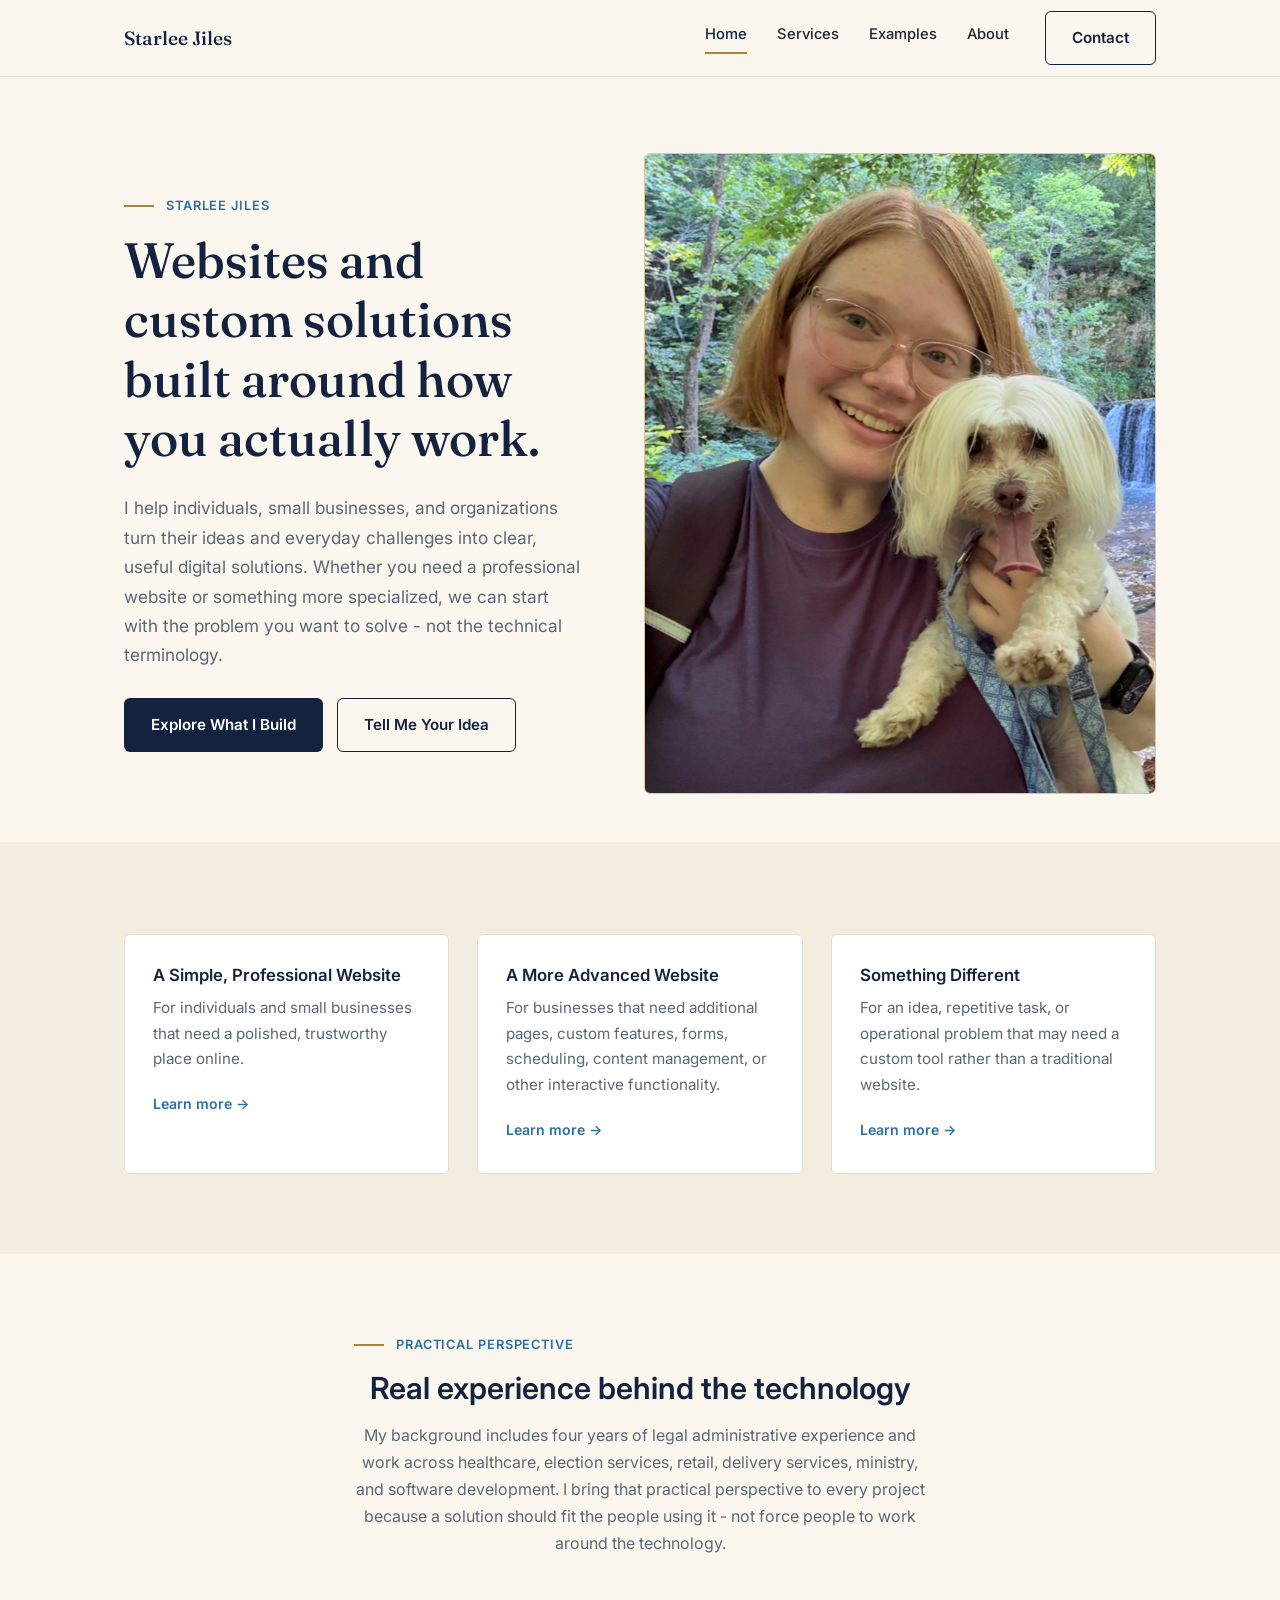
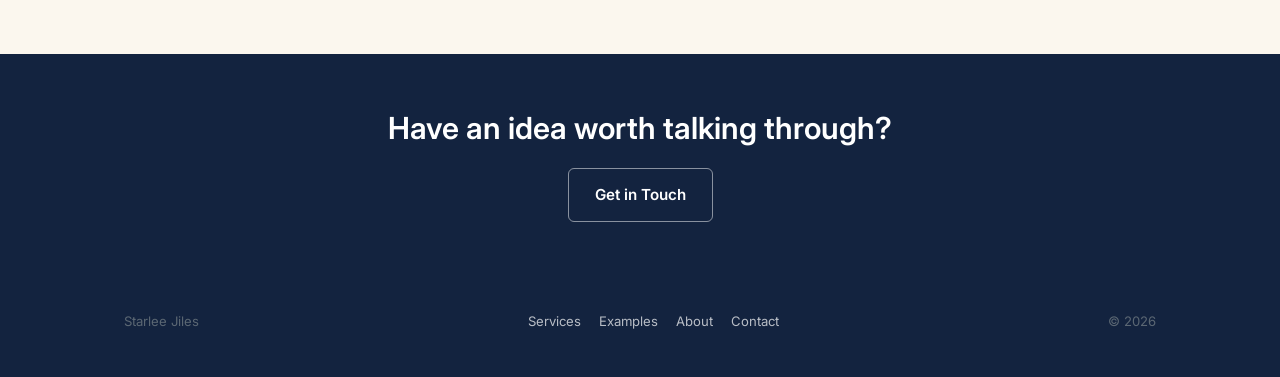
<file: index.html>
<!DOCTYPE html>
<html lang="en">
<head>
<meta charset="UTF-8">
<meta name="viewport" content="width=device-width, initial-scale=1.0">
<title>Starlee Jiles</title>
<meta name="description" content="Starlee Jiles builds websites and custom digital solutions built around how you actually work.">
<link rel="preconnect" href="https://fonts.googleapis.com">
<link rel="preconnect" href="https://fonts.gstatic.com" crossorigin>
<link href="https://fonts.googleapis.com/css2?family=Fraunces:ital,opsz,wght@0,9..144,500;0,9..144,600;1,9..144,500&family=Inter:wght@400;500;600;700&display=swap" rel="stylesheet">
<link rel="stylesheet" href="style.css">
</head>
<body>

<header class="site-header">
  <div class="wrap header-inner">
    <a href="index.html" class="logo">Starlee Jiles</a>
    <nav class="nav" id="nav">
      <a href="index.html" class="is-active">Home</a>
      <a href="services.html">Services</a>
      <a href="examples.html">Examples</a>
      <a href="about.html">About</a>
    </nav>
    <a href="contact.html" class="btn btn-outline">Contact</a>
    <button class="nav-toggle" id="navToggle" aria-label="Toggle menu" aria-expanded="false">
      <span></span><span></span><span></span>
    </button>
  </div>
</header>

<!-- ============ HERO ============ -->
<section class="hero">
  <div class="wrap hero-inner">
    <div class="hero-copy">
      <p class="eyebrow"><span class="rule" aria-hidden="true"></span>Starlee Jiles</p>
      <h1>Websites and custom solutions built around how you actually work.</h1>
      <p class="hero-intro">I help individuals, small businesses, and organizations turn their ideas and everyday challenges into clear, useful digital solutions. Whether you need a professional website or something more specialized, we can start with the problem you want to solve - not the technical terminology.</p>
      <div class="hero-ctas">
        <a href="services.html" class="btn btn-primary">Explore What I Build</a>
        <a href="contact.html" class="btn btn-outline">Tell Me Your Idea</a>
      </div>
    </div>
    <div class="photo-placeholder">
      <img src="images/starlee.jpeg" alt="Starlee Jiles">
    </div>
  </div>
</section>

<!-- ============ SERVICE PREVIEWS ============ -->
<section class="section section-alt">
  <div class="wrap">
    <div class="preview-grid">
      <div class="preview-card">
        <h3>A Simple, Professional Website</h3>
        <p>For individuals and small businesses that need a polished, trustworthy place online.</p>
        <a href="services.html#simple" class="card-link">Learn more →</a>
      </div>
      <div class="preview-card">
        <h3>A More Advanced Website</h3>
        <p>For businesses that need additional pages, custom features, forms, scheduling, content management, or other interactive functionality.</p>
        <a href="services.html#advanced" class="card-link">Learn more →</a>
      </div>
      <div class="preview-card">
        <h3>Something Different</h3>
        <p>For an idea, repetitive task, or operational problem that may need a custom tool rather than a traditional website.</p>
        <a href="services.html#custom" class="card-link">Learn more →</a>
      </div>
    </div>
  </div>
</section>

<!-- ============ CREDIBILITY ============ -->
<section class="section">
  <div class="wrap center measure">
    <p class="eyebrow center"><span class="rule" aria-hidden="true"></span>Practical perspective</p>
    <h2>Real experience behind the technology</h2>
    <p>My background includes four years of legal administrative experience and work across healthcare, election services, retail, delivery services, ministry, and software development. I bring that practical perspective to every project because a solution should fit the people using it - not force people to work around the technology.</p>
  </div>
</section>

<!-- ============ CTA ============ -->
<section class="section-navy section-tight">
  <div class="wrap cta-strip">
    <h2>Have an idea worth talking through?</h2>
    <a href="contact.html" class="btn btn-outline">Get in Touch</a>
  </div>
</section>

<footer class="site-footer">
  <div class="wrap footer-inner">
    <p>Starlee Jiles</p>
    <nav class="footer-nav">
      <a href="services.html">Services</a>
      <a href="examples.html">Examples</a>
      <a href="about.html">About</a>
      <a href="contact.html">Contact</a>
    </nav>
    <p>&copy; <span id="year"></span></p>
  </div>
</footer>

<script src="script.js"></script>
</body>
</html>
</file>
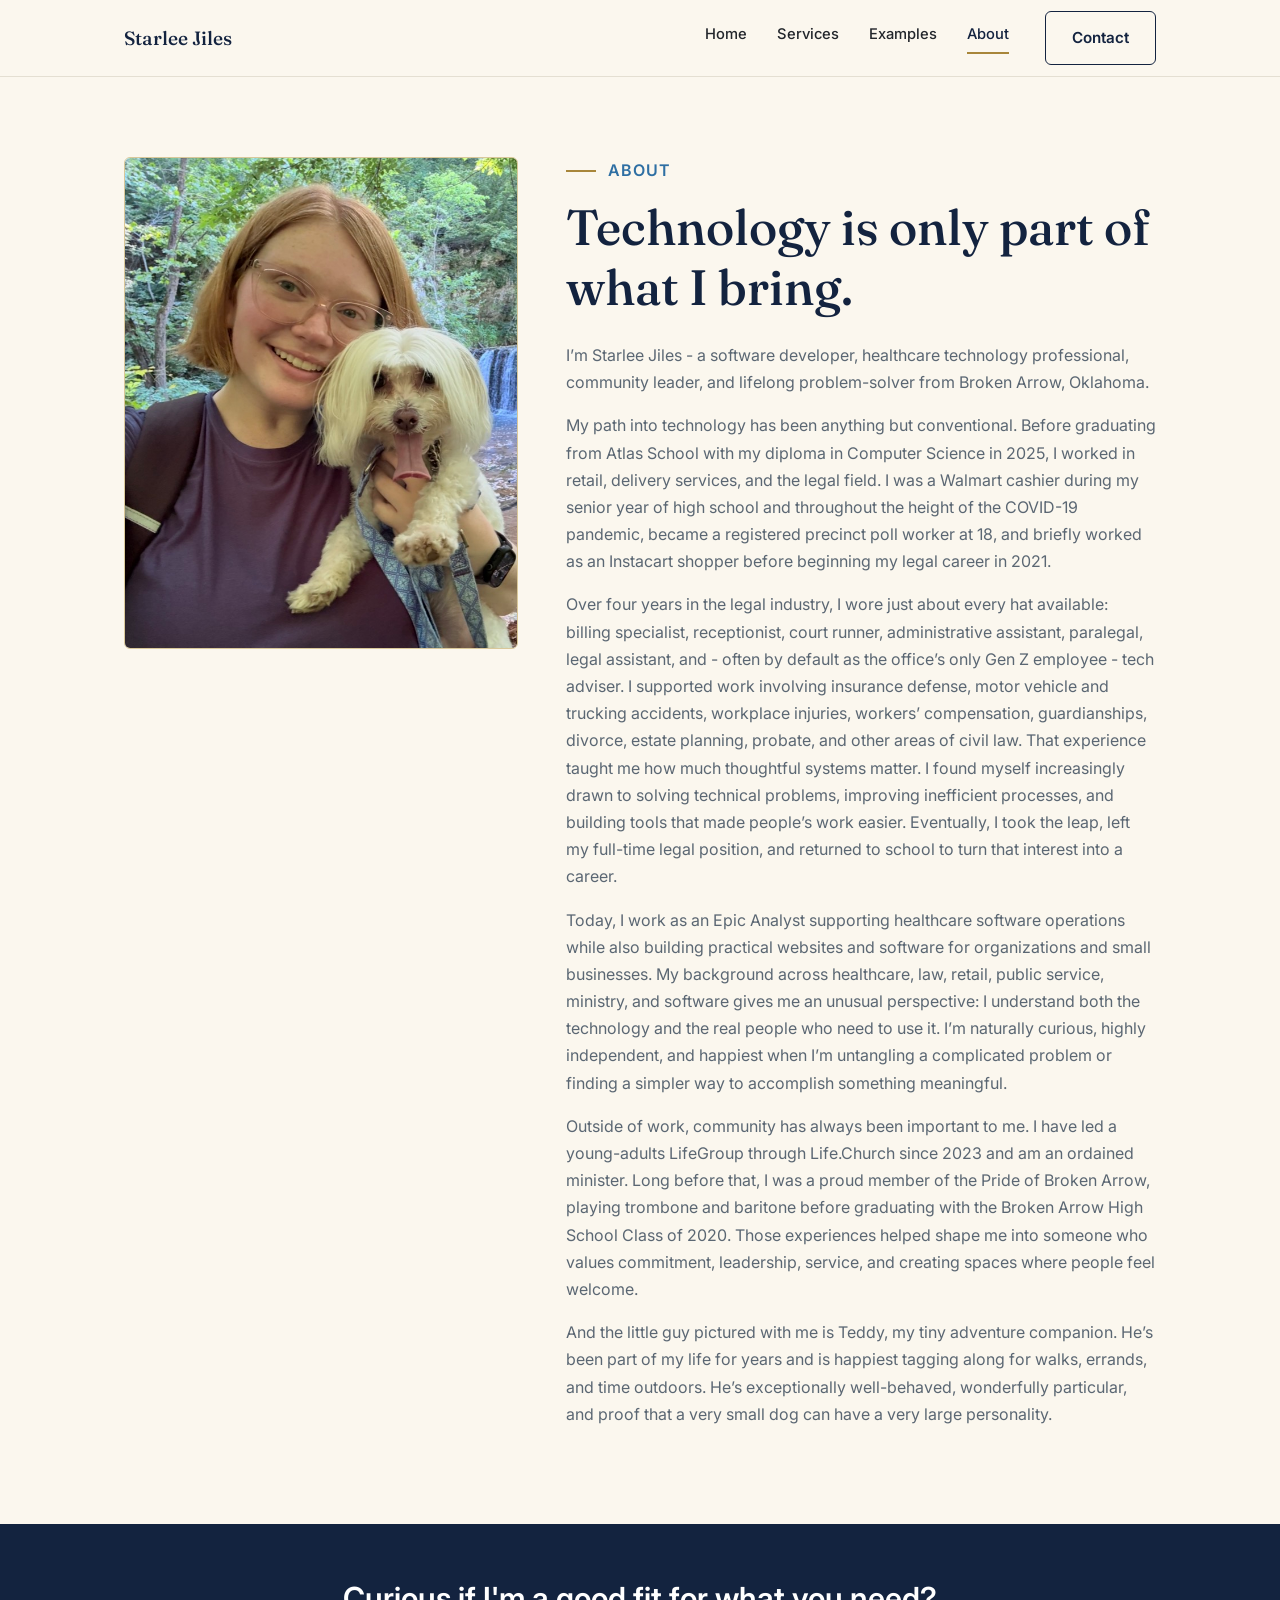
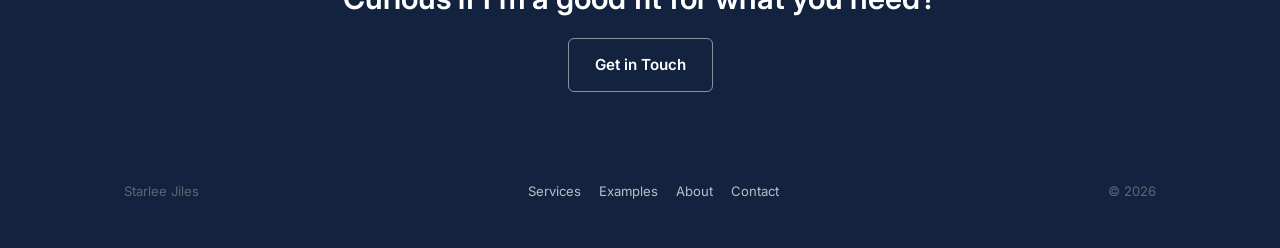
<file: about.html>
<!DOCTYPE html>
<html lang="en">
<head>
<meta charset="UTF-8">
<meta name="viewport" content="width=device-width, initial-scale=1.0">
<title>About — Starlee Jiles</title>
<meta name="description" content="Starlee Jiles brings years of hands-on experience across legal services, healthcare, retail, and ministry to building useful software.">
<link rel="preconnect" href="https://fonts.googleapis.com">
<link rel="preconnect" href="https://fonts.gstatic.com" crossorigin>
<link href="https://fonts.googleapis.com/css2?family=Fraunces:ital,opsz,wght@0,9..144,500;0,9..144,600;1,9..144,500&family=Inter:wght@400;500;600;700&display=swap" rel="stylesheet">
<link rel="stylesheet" href="style.css">
</head>
<body>

<header class="site-header">
  <div class="wrap header-inner">
    <a href="index.html" class="logo">Starlee Jiles</a>
    <nav class="nav" id="nav">
      <a href="index.html">Home</a>
      <a href="services.html">Services</a>
      <a href="examples.html">Examples</a>
      <a href="about.html" class="is-active">About</a>
    </nav>
    <a href="contact.html" class="btn btn-outline">Contact</a>
    <button class="nav-toggle" id="navToggle" aria-label="Toggle menu" aria-expanded="false">
      <span></span><span></span><span></span>
    </button>
  </div>
</header>

<section class="section about-section">
  <div class="wrap about-hero">
    <div class="photo-placeholder">
      <img src="images/starlee.jpeg" alt="Starlee Jiles">
    </div>
    <div>
      <p class="eyebrow"><span class="rule" aria-hidden="true"></span>About</p>
      <h1>Technology is only part of what I bring.</h1>
      <p>I’m Starlee Jiles - a software developer, healthcare technology professional, community leader, and lifelong problem-solver from Broken Arrow, Oklahoma.</p>
      <p>My path into technology has been anything but conventional. Before graduating from Atlas School with my diploma in Computer Science in 2025, I worked in retail, delivery services, and the legal field. I was a Walmart cashier during my senior year of high school and throughout the height of the COVID-19 pandemic, became a registered precinct poll worker at 18, and briefly worked as an Instacart shopper before beginning my legal career in 2021.</p>
      <p>Over four years in the legal industry, I wore just about every hat available: billing specialist, receptionist, court runner, administrative assistant, paralegal, legal assistant, and - often by default as the office’s only Gen Z employee - tech adviser. I supported work involving insurance defense, motor vehicle and trucking accidents, workplace injuries, workers’ compensation, guardianships, divorce, estate planning, probate, and other areas of civil law. That experience taught me how much thoughtful systems matter. I found myself increasingly drawn to solving technical problems, improving inefficient processes, and building tools that made people’s work easier. Eventually, I took the leap, left my full-time legal position, and returned to school to turn that interest into a career.</p>
      <p>Today, I work as an Epic Analyst supporting healthcare software operations while also building practical websites and software for organizations and small businesses. My background across healthcare, law, retail, public service, ministry, and software gives me an unusual perspective: I understand both the technology and the real people who need to use it. I’m naturally curious, highly independent, and happiest when I’m untangling a complicated problem or finding a simpler way to accomplish something meaningful.</p>
      <p>Outside of work, community has always been important to me. I have led a young-adults LifeGroup through Life.Church since 2023 and am an ordained minister. Long before that, I was a proud member of the Pride of Broken Arrow, playing trombone and baritone before graduating with the Broken Arrow High School Class of 2020. Those experiences helped shape me into someone who values commitment, leadership, service, and creating spaces where people feel welcome.</p>
      <p>And the little guy pictured with me is Teddy, my tiny adventure companion. He’s been part of my life for years and is happiest tagging along for walks, errands, and time outdoors. He’s exceptionally well-behaved, wonderfully particular, and proof that a very small dog can have a very large personality.</p>
    </div>
  </div>
</section>

<section class="section-navy section-tight">
  <div class="wrap cta-strip">
    <h2>Curious if I'm a good fit for what you need?</h2>
    <a href="contact.html" class="btn btn-outline">Get in Touch</a>
  </div>
</section>

<footer class="site-footer">
  <div class="wrap footer-inner">
    <p>Starlee Jiles</p>
    <nav class="footer-nav">
      <a href="services.html">Services</a>
      <a href="examples.html">Examples</a>
      <a href="about.html">About</a>
      <a href="contact.html">Contact</a>
    </nav>
    <p>&copy; <span id="year"></span></p>
  </div>
</footer>

<script src="script.js"></script>
</body>
</html>
</file>
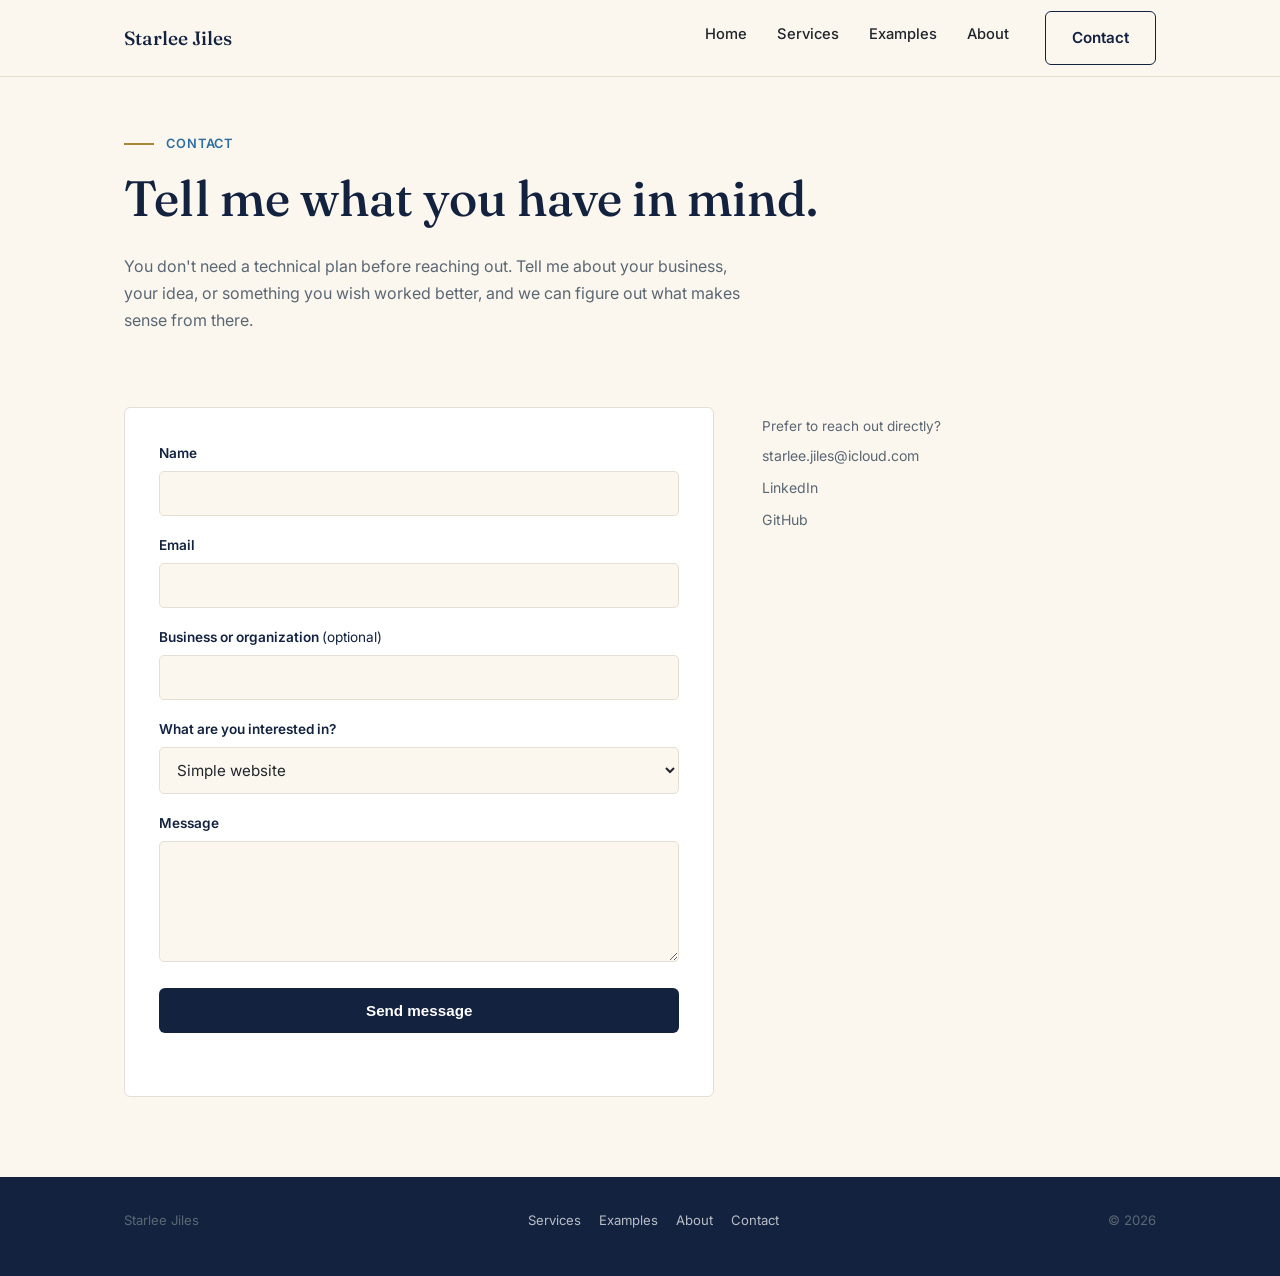
<file: contact.html>
<!DOCTYPE html>
<html lang="en">
<head>
<meta charset="UTF-8">
<meta name="viewport" content="width=device-width, initial-scale=1.0">
<title>Contact — Starlee Jiles</title>
<meta name="description" content="Tell Starlee Jiles about your business, your idea, or something you wish worked better.">
<link rel="preconnect" href="https://fonts.googleapis.com">
<link rel="preconnect" href="https://fonts.gstatic.com" crossorigin>
<link href="https://fonts.googleapis.com/css2?family=Fraunces:ital,opsz,wght@0,9..144,500;0,9..144,600;1,9..144,500&family=Inter:wght@400;500;600;700&display=swap" rel="stylesheet">
<link rel="stylesheet" href="style.css">
</head>
<body>

<header class="site-header">
  <div class="wrap header-inner">
    <a href="index.html" class="logo">Starlee Jiles</a>
    <nav class="nav" id="nav">
      <a href="index.html">Home</a>
      <a href="services.html">Services</a>
      <a href="examples.html">Examples</a>
      <a href="about.html">About</a>
    </nav>
    <a href="contact.html" class="btn btn-outline is-active">Contact</a>
    <button class="nav-toggle" id="navToggle" aria-label="Toggle menu" aria-expanded="false">
      <span></span><span></span><span></span>
    </button>
  </div>
</header>

<section class="section section-tight">
  <div class="wrap">
    <p class="eyebrow"><span class="rule" aria-hidden="true"></span>Contact</p>
    <h1>Tell me what you have in mind.</h1>
    <p class="measure">You don't need a technical plan before reaching out. Tell me about your business, your idea, or something you wish worked better, and we can figure out what makes sense from there.</p>
  </div>
</section>

<section class="section" style="padding-top:0;">
  <div class="wrap contact-layout">

    <!-- Formspree-powered form. Replace YOUR_FORM_ID once you create a
         free form at formspree.io — see README.md for the exact steps. -->
    <form class="contact-form" id="contactForm" action="https://formspree.io/f/mjybpdwv" method="POST">
      <div class="form-row">
        <label for="name">Name</label>
        <input type="text" id="name" name="name" required>
      </div>
      <div class="form-row">
        <label for="email">Email</label>
        <input type="email" id="email" name="_replyto" required>
      </div>
      <div class="form-row">
        <label for="org">Business or organization <span style="font-weight:400;">(optional)</span></label>
        <input type="text" id="org" name="organization">
      </div>
      <div class="form-row">
        <label for="interest">What are you interested in?</label>
        <select id="interest" name="interest">
          <option value="Simple website">Simple website</option>
          <option value="Advanced website">Advanced website</option>
          <option value="Custom idea or tool">Custom idea or tool</option>
          <option value="Not sure yet">Not sure yet</option>
        </select>
      </div>
      <div class="form-row">
        <label for="message">Message</label>
        <textarea id="message" name="message" rows="5" required></textarea>
      </div>
      <button type="submit" class="btn btn-primary" style="width:100%">Send message</button>
      <p class="form-note" id="formNote" role="status"></p>
    </form>

    <div class="contact-secondary">
      <p>Prefer to reach out directly?</p>
      <div class="links">
        <a href="mailto:starlee.jiles@icloud.com">starlee.jiles@icloud.com</a>
        <a href="https://www.linkedin.com/in/starleejiles/" target="_blank" rel="noopener">LinkedIn</a>
        <a href="https://github.com/Starles-Barkley" target="_blank" rel="noopener">GitHub</a>
      </div>
    </div>

  </div>
</section>

<footer class="site-footer">
  <div class="wrap footer-inner">
    <p>Starlee Jiles</p>
    <nav class="footer-nav">
      <a href="services.html">Services</a>
      <a href="examples.html">Examples</a>
      <a href="about.html">About</a>
      <a href="contact.html">Contact</a>
    </nav>
    <p>&copy; <span id="year"></span></p>
  </div>
</footer>

<script src="script.js"></script>
</body>
</html>
</file>
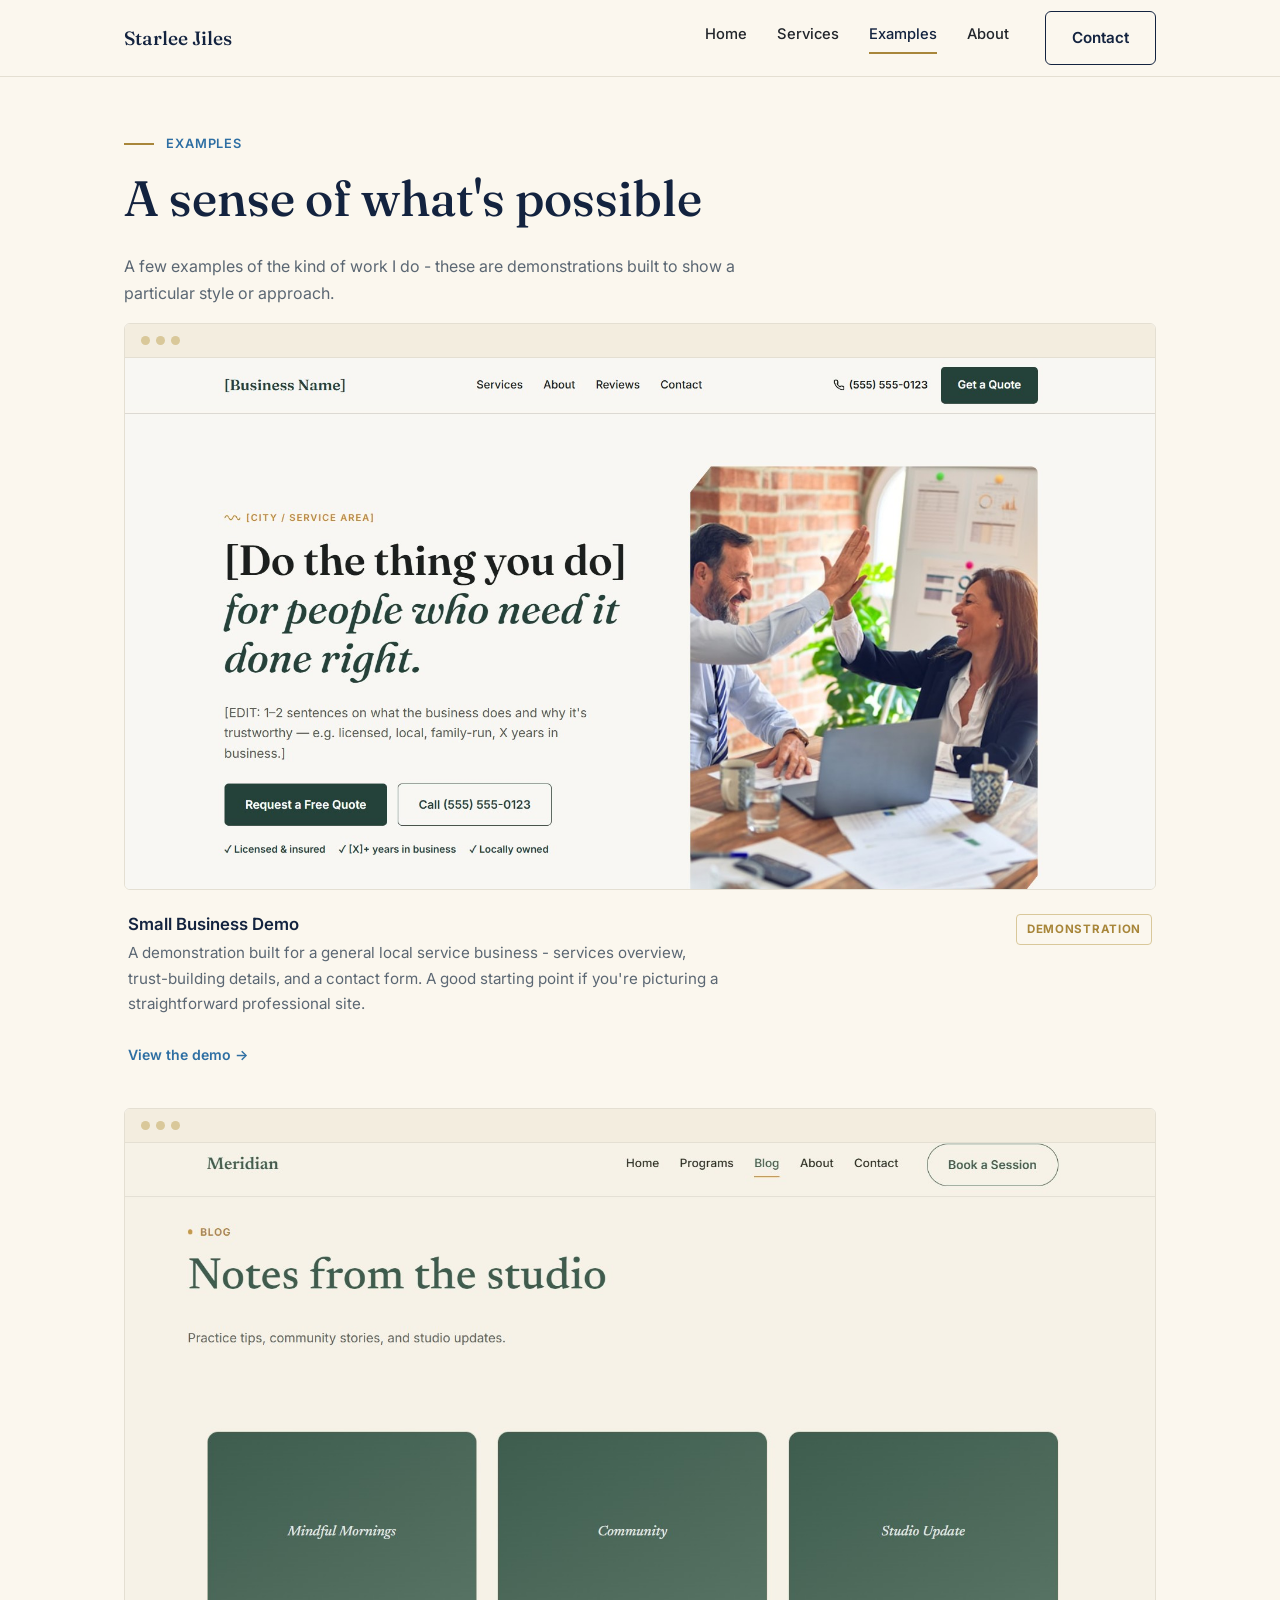
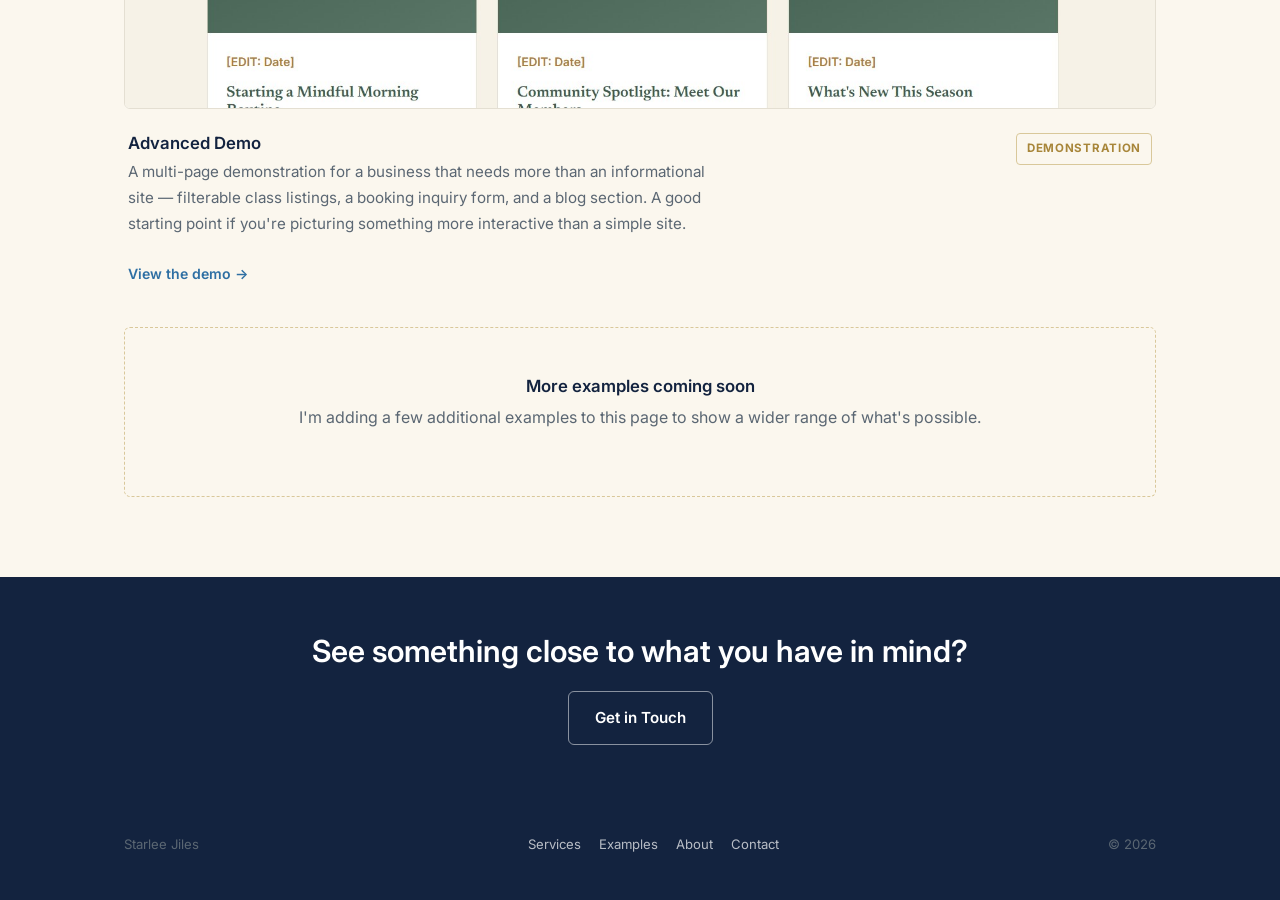
<file: examples.html>
<!DOCTYPE html>
<html lang="en">
<head>
<meta charset="UTF-8">
<meta name="viewport" content="width=device-width, initial-scale=1.0">
<title>Examples — Starlee Jiles</title>
<meta name="description" content="A look at the kinds of websites Starlee Jiles builds, from a real client site to demonstration examples.">
<link rel="preconnect" href="https://fonts.googleapis.com">
<link rel="preconnect" href="https://fonts.gstatic.com" crossorigin>
<link href="https://fonts.googleapis.com/css2?family=Fraunces:ital,opsz,wght@0,9..144,500;0,9..144,600;1,9..144,500&family=Inter:wght@400;500;600;700&display=swap" rel="stylesheet">
<link rel="stylesheet" href="style.css">
</head>
<body>

<header class="site-header">
  <div class="wrap header-inner">
    <a href="index.html" class="logo">Starlee Jiles</a>
    <nav class="nav" id="nav">
      <a href="index.html">Home</a>
      <a href="services.html">Services</a>
      <a href="examples.html" class="is-active">Examples</a>
      <a href="about.html">About</a>
    </nav>
    <a href="contact.html" class="btn btn-outline">Contact</a>
    <button class="nav-toggle" id="navToggle" aria-label="Toggle menu" aria-expanded="false">
      <span></span><span></span><span></span>
    </button>
  </div>
</header>

<section class="section section-tight" style="padding-bottom:0;">
    <div class="wrap">
    <p class="eyebrow"><span class="rule" aria-hidden="true"></span>Examples</p>
    <h1>A sense of what's possible</h1>
    <p class="measure">A few examples of the kind of work I do - these are demonstrations built to show a particular style or approach.</p>
  </div>
</section>

<!-- ============ EXAMPLES ============ -->
<!-- EDIT: replace each .browser-body placeholder with a real screenshot —
     swap the placeholder <div> for an <img src="..." alt="..."> sized to
     fill the frame. -->
<section class="section" style="padding-top:0;">
  <div class="wrap">
    <div class="examples-grid">

      <div class="example">
        <div class="browser-frame">
          <div class="browser-bar"><span></span><span></span><span></span></div>
          <img src="images/small-biz.jpg" alt="Small Business Demo">
        </div>
        <div class="example-meta">
          <div>
            <h3>Small Business Demo</h3>
            <p class="example-desc">A demonstration built for a general local service business - services overview, trust-building details, and a contact form. A good starting point if you're picturing a straightforward professional site.</p>
            <a class="example-link" href="https://starlee-jiles-small-biz-example.vercel.app/" target="_blank" rel="noopener">View the demo →</a>
          </div>
          <span class="example-tag">Demonstration</span>
        </div>
      </div>

      <div class="example">
        <div class="browser-frame">
          <div class="browser-bar"><span></span><span></span><span></span></div>
          <img src="images/advanced-biz.jpg" alt="Advanced Website Demo">
        </div>
        <div class="example-meta">
          <div>
            <h3>Advanced  Demo</h3>
            <p class="example-desc">A multi-page demonstration for a business that needs more than an informational site — filterable class listings, a booking inquiry form, and a blog section. A good starting point if you're picturing something more interactive than a simple site.</p>
            <a class="example-link" href="https://starlee-jiles-advanced-website.vercel.app/" target="_blank" rel="noopener">View the demo →</a>
          </div>
          <span class="example-tag">Demonstration</span>
        </div>
      </div>

      <div class="examples-soon">
        <h3>More examples coming soon</h3>
        <p>I'm adding a few additional examples to this page to show a wider range of what's possible.</p>
      </div>

    </div>
  </div>
</section>

<section class="section-navy section-tight">
  <div class="wrap cta-strip">
    <h2>See something close to what you have in mind?</h2>
    <a href="contact.html" class="btn btn-outline">Get in Touch</a>
  </div>
</section>

<footer class="site-footer">
  <div class="wrap footer-inner">
    <p>Starlee Jiles</p>
    <nav class="footer-nav">
      <a href="services.html">Services</a>
      <a href="examples.html">Examples</a>
      <a href="about.html">About</a>
      <a href="contact.html">Contact</a>
    </nav>
    <p>&copy; <span id="year"></span></p>
  </div>
</footer>

<script src="script.js"></script>
</body>
</html>
</file>
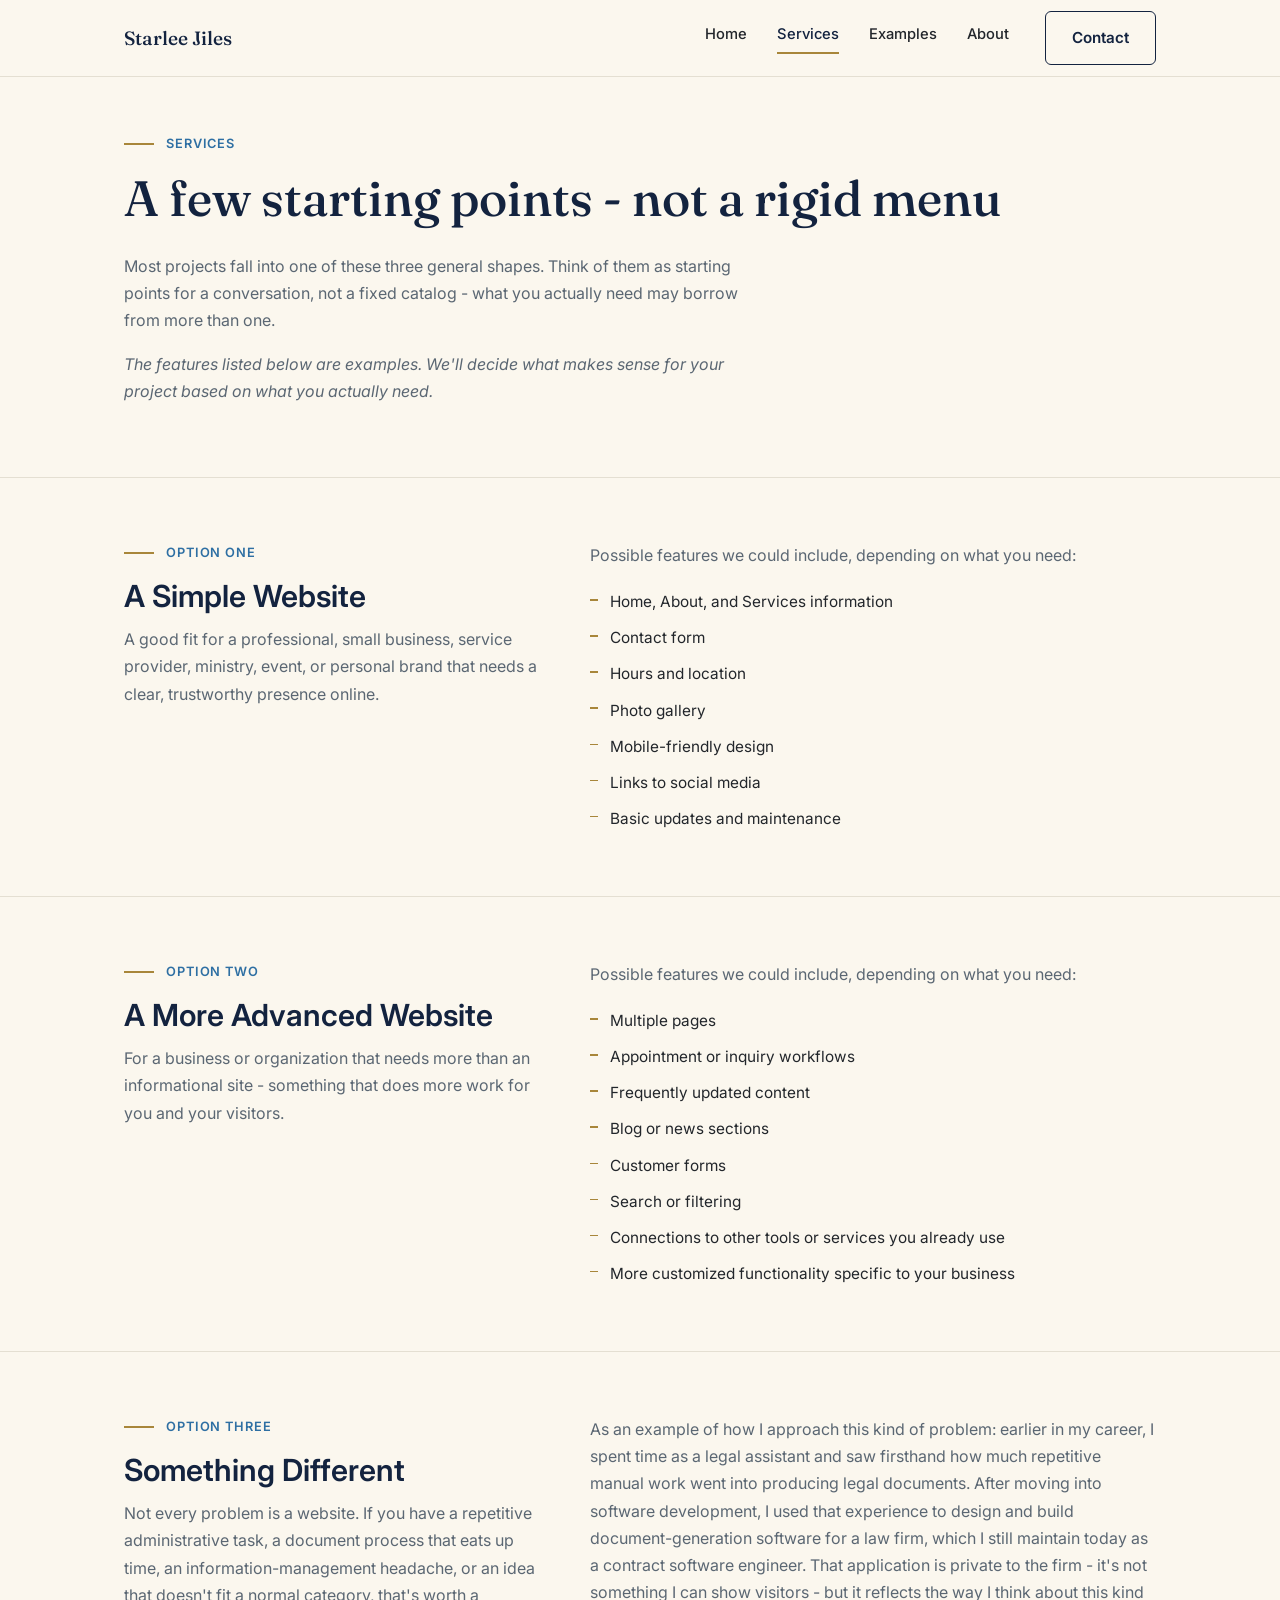
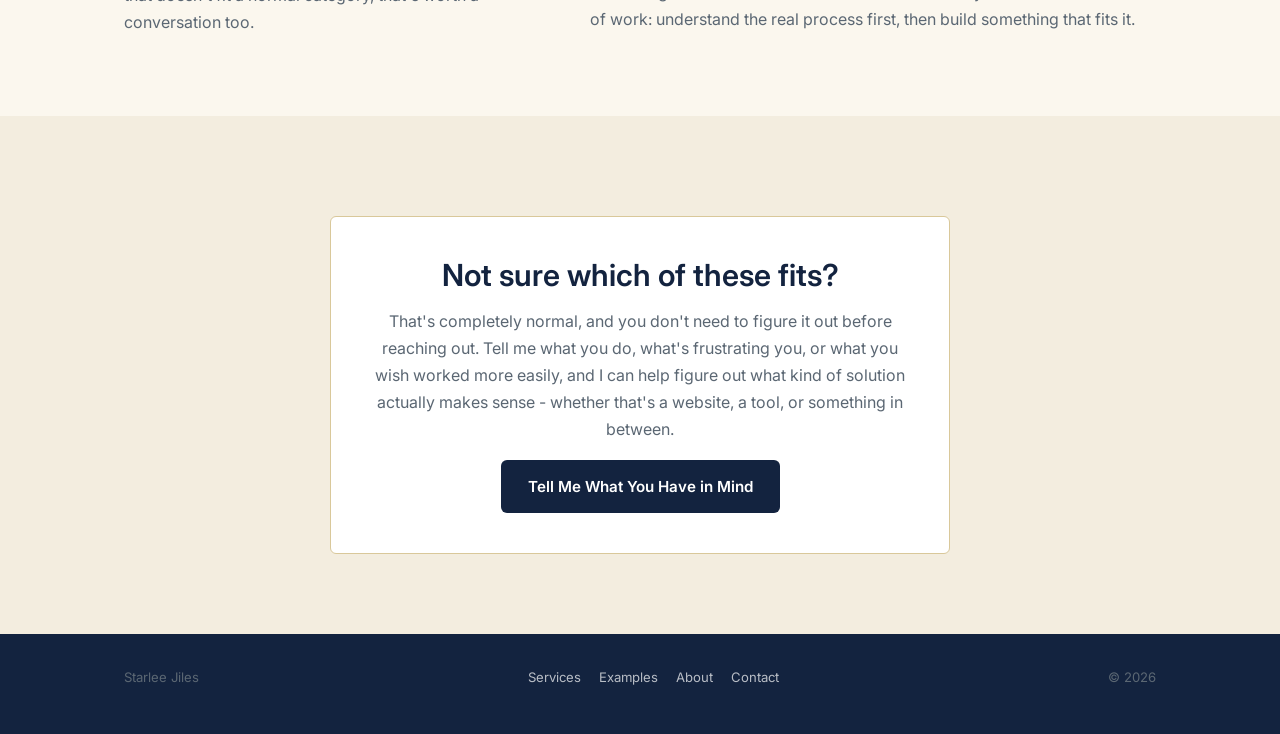
<file: services.html>
<!DOCTYPE html>
<html lang="en">
<head>
<meta charset="UTF-8">
<meta name="viewport" content="width=device-width, initial-scale=1.0">
<title>Services — Starlee Jiles</title>
<meta name="description" content="Websites and custom digital solutions from a simple professional site to a fully custom tool built around your problem.">
<link rel="preconnect" href="https://fonts.googleapis.com">
<link rel="preconnect" href="https://fonts.gstatic.com" crossorigin>
<link href="https://fonts.googleapis.com/css2?family=Fraunces:ital,opsz,wght@0,9..144,500;0,9..144,600;1,9..144,500&family=Inter:wght@400;500;600;700&display=swap" rel="stylesheet">
<link rel="stylesheet" href="style.css">
</head>
<body>

<header class="site-header">
  <div class="wrap header-inner">
    <a href="index.html" class="logo">Starlee Jiles</a>
    <nav class="nav" id="nav">
      <a href="index.html">Home</a>
      <a href="services.html" class="is-active">Services</a>
      <a href="examples.html">Examples</a>
      <a href="about.html">About</a>
    </nav>
    <a href="contact.html" class="btn btn-outline">Contact</a>
    <button class="nav-toggle" id="navToggle" aria-label="Toggle menu" aria-expanded="false">
      <span></span><span></span><span></span>
    </button>
  </div>
</header>

<section class="section section-tight">
  <div class="wrap">
    <p class="eyebrow"><span class="rule" aria-hidden="true"></span>Services</p>
    <h1>A few starting points - not a rigid menu</h1>
    <p class="measure">Most projects fall into one of these three general shapes. Think of them as starting points for a conversation, not a fixed catalog - what you actually need may borrow from more than one.</p>
    <p class="measure" style="font-style:italic;">The features listed below are examples. We'll decide what makes sense for your project based on what you actually need.</p>
  </div>
</section>

<!-- ============ SIMPLE WEBSITE ============ -->
<section id="simple" class="service-block">
  <div class="wrap service-block-inner">
    <div>
      <p class="eyebrow"><span class="rule" aria-hidden="true"></span>Option One</p>
      <h2>A Simple Website</h2>
      <p>A good fit for a professional, small business, service provider, ministry, event, or personal brand that needs a clear, trustworthy presence online.</p>
    </div>
    <div>
      <p>Possible features we could include, depending on what you need:</p>
      <ul class="feature-list">
        <li>Home, About, and Services information</li>
        <li>Contact form</li>
        <li>Hours and location</li>
        <li>Photo gallery</li>
        <li>Mobile-friendly design</li>
        <li>Links to social media</li>
        <li>Basic updates and maintenance</li>
      </ul>
    </div>
  </div>
</section>

<!-- ============ ADVANCED WEBSITE ============ -->
<section id="advanced" class="service-block">
  <div class="wrap service-block-inner">
    <div>
      <p class="eyebrow"><span class="rule" aria-hidden="true"></span>Option Two</p>
      <h2>A More Advanced Website</h2>
      <p>For a business or organization that needs more than an informational site - something that does more work for you and your visitors.</p>
    </div>
    <div>
      <p>Possible features we could include, depending on what you need:</p>
      <ul class="feature-list">
        <li>Multiple pages</li>
        <li>Appointment or inquiry workflows</li>
        <li>Frequently updated content</li>
        <li>Blog or news sections</li>
        <li>Customer forms</li>
        <li>Search or filtering</li>
        <li>Connections to other tools or services you already use</li>
        <li>More customized functionality specific to your business</li>
      </ul>
    </div>
  </div>
</section>

<!-- ============ CUSTOM SOLUTION ============ -->
<section id="custom" class="service-block">
  <div class="wrap service-block-inner">
    <div>
      <p class="eyebrow"><span class="rule" aria-hidden="true"></span>Option Three</p>
      <h2>Something Different</h2>
      <p>Not every problem is a website. If you have a repetitive administrative task, a document process that eats up time, an information-management headache, or an idea that doesn't fit a normal category, that's worth a conversation too.</p>
    </div>
    <div>
      <p>As an example of how I approach this kind of problem: earlier in my career, I spent time as a legal assistant and saw firsthand how much repetitive manual work went into producing legal documents. After moving into software development, I used that experience to design and build document-generation software for a law firm, which I still maintain today as a contract software engineer. That application is private to the firm - it's not something I can show visitors - but it reflects the way I think about this kind of work: understand the real process first, then build something that fits it.</p>
    </div>
  </div>
</section>

<!-- ============ REASSURANCE ============ -->
<section class="section section-alt">
  <div class="wrap">
    <div class="reassurance measure center">
      <h2>Not sure which of these fits?</h2>
      <p>That's completely normal, and you don't need to figure it out before reaching out. Tell me what you do, what's frustrating you, or what you wish worked more easily, and I can help figure out what kind of solution actually makes sense - whether that's a website, a tool, or something in between.</p>
      <a href="contact.html" class="btn btn-primary">Tell Me What You Have in Mind</a>
    </div>
  </div>
</section>

<footer class="site-footer">
  <div class="wrap footer-inner">
    <p>Starlee Jiles</p>
    <nav class="footer-nav">
      <a href="services.html">Services</a>
      <a href="examples.html">Examples</a>
      <a href="about.html">About</a>
      <a href="contact.html">Contact</a>
    </nav>
    <p>&copy; <span id="year"></span></p>
  </div>
</footer>

<script src="script.js"></script>
</body>
</html>
</file>
<file: style.css>
/* =========================================================================
   THEME TOKENS
   ========================================================================= */
:root {
  --cream:      #FBF7EE;   /* page background */
  --cream-alt:  #F3EDDF;   /* alternating panel background */
  --navy:       #13233F;   /* headings, primary buttons, footer */
  --navy-deep:  #0B1626;   /* hover / darkest */
  --cerulean:   #2E6FA3;   /* links, energetic accent */
  --gold:       #A8863A;   /* sparing accent: rules, borders, hover */
  --gold-soft:  #D9C89A;   /* pale gold for subtle borders */
  --charcoal:   #22262B;   /* body / strong text */
  --ink-soft:   #5B6773;   /* secondary text */
  --line:       #E4DFD2;   /* hairline borders, warm neutral */
  --white:      #FFFFFF;

  --font-serif: "Fraunces", Georgia, serif;
  --font-body: "Inter", -apple-system, BlinkMacSystemFont, sans-serif;

  --radius: 6px;
  --wrap: 1080px;
}

*, *::before, *::after { box-sizing: border-box; }
html { scroll-behavior: smooth; }
body {
  margin: 0;
  font-family: var(--font-body);
  color: var(--charcoal);
  background: var(--cream);
  line-height: 1.7;
  -webkit-font-smoothing: antialiased;
}
a { color: inherit; text-decoration: none; }
img { max-width: 100%; display: block; }
h1, h2, h3 { line-height: 1.2; margin: 0 0 0.5em; font-weight: 600; color: var(--navy); font-family: var(--font-body); }
h1 { font-family: var(--font-serif); font-size: clamp(2.2rem, 5vw, 3.1rem); font-weight: 500; }
h2 { font-size: clamp(1.5rem, 2.6vw, 1.9rem); }
h3 { font-size: 1.05rem; }
p { margin: 0 0 1em; color: var(--ink-soft); }
ul { list-style: none; margin: 0; padding: 0; }

.wrap { max-width: var(--wrap); margin: 0 auto; padding: 0 24px; }
.section { padding: 80px 0; }
.section-alt { background: var(--cream-alt); }
.section-navy { background: var(--navy); color: rgba(255,255,255,0.88); }
.section-navy h2, .section-navy h1 { color: var(--white); }
.section-navy p { color: rgba(255,255,255,0.75); }
.section-tight { padding: 56px 0; }

.eyebrow {
  display: flex; align-items: center; gap: 12px;
  font-size: 0.8rem; font-weight: 600; letter-spacing: 0.07em;
  text-transform: uppercase; color: var(--cerulean);
  margin: 0 0 14px;
}
.rule { width: 30px; height: 2px; flex: none; background: var(--gold); }
.section-navy .eyebrow { color: var(--gold-soft); }

.center { text-align: center; margin-left: auto; margin-right: auto; }
.measure { max-width: 62ch; }

/* =========================================================================
   BUTTONS
   ========================================================================= */
.btn {
  display: inline-flex; align-items: center; justify-content: center; gap: 8px;
  padding: 13px 26px; border-radius: var(--radius);
  font-weight: 600; font-size: 0.95rem; border: 1px solid transparent;
  cursor: pointer; transition: border-color 0.15s ease, background 0.15s ease, color 0.15s ease;
  white-space: nowrap;
}
.btn-primary { background: var(--navy); color: var(--white); }
.btn-primary:hover { background: var(--navy-deep); }
.btn-outline { background: transparent; color: var(--navy); border-color: var(--navy); }
.btn-outline:hover { border-color: var(--gold); color: var(--gold); }
.section-navy .btn-outline { color: var(--white); border-color: rgba(255,255,255,0.5); }
.section-navy .btn-outline:hover { border-color: var(--gold); color: var(--gold-soft); }

/* =========================================================================
   HEADER / NAV
   ========================================================================= */
.site-header { position: sticky; top: 0; z-index: 50; background: rgba(251,247,238,0.94); backdrop-filter: blur(6px); border-bottom: 1px solid var(--line); }
.header-inner { display: flex; align-items: center; justify-content: space-between; height: 76px; gap: 24px; }
.logo { font-family: var(--font-serif); font-weight: 500; font-size: 1.2rem; color: var(--navy); }
.nav { display: flex; gap: 30px; margin-left: auto; margin-right: 12px; }
.nav a { font-size: 0.92rem; font-weight: 500; color: var(--charcoal); padding-bottom: 4px; border-bottom: 2px solid transparent; }
.nav a:hover { color: var(--gold); }
.nav a.is-active { color: var(--navy); border-bottom-color: var(--gold); }
.nav-toggle { display: none; flex-direction: column; gap: 5px; background: none; border: 0; cursor: pointer; padding: 6px; }
.nav-toggle span { width: 20px; height: 2px; background: var(--navy); }

/* =========================================================================
   PHOTO PLACEHOLDER (elegant, not a fake photo)
   ========================================================================= */
.photo-placeholder {
  aspect-ratio: 4/5; border-radius: var(--radius); overflow: hidden;
  background: linear-gradient(160deg, var(--navy) 0%, #1C324F 100%);
  display: flex; flex-direction: column; align-items: center; justify-content: center;
  gap: 14px; border: 1px solid var(--gold-soft); position: relative;
}
.photo-placeholder .monogram {
  font-family: var(--font-serif); font-size: 3rem; color: rgba(255,255,255,0.92);
  border: 1px solid var(--gold-soft); border-radius: 50%; width: 92px; height: 92px;
  display: flex; align-items: center; justify-content: center;
}
.photo-placeholder .caption { font-size: 0.78rem; letter-spacing: 0.05em; text-transform: uppercase; color: var(--gold-soft); }
.photo-placeholder img { width: 100%; height: 100%; object-fit: cover; }

/* =========================================================================
   HOME — HERO
   ========================================================================= */
.hero { padding: 76px 0 48px; }

.hero + section {
  padding-top: 48px;
}

.hero-inner { display: grid; grid-template-columns: 0.95fr 1.05fr; gap: 56px; align-items: center; }
.hero-intro { font-size: 1.08rem; max-width: 52ch; }
.hero-ctas { display: flex; gap: 14px; flex-wrap: wrap; margin-top: 28px; }

@media (max-width: 860px) {
  .hero-inner .photo-placeholder {
    display: none;
    order: 1;
  }
}

/* =========================================================================
   HOME — SERVICE PREVIEW CARDS
   ========================================================================= */
.preview-grid { display: grid; grid-template-columns: repeat(3, 1fr); gap: 28px; margin-top: 44px; }
.preview-card {
  background: var(--white); border: 1px solid var(--line); border-radius: var(--radius);
  padding: 30px 28px; transition: border-color 0.15s ease;
}
.preview-card:hover { border-color: var(--gold); }
.preview-card h3 { margin-bottom: 10px; }
.preview-card p { margin-bottom: 18px; font-size: 0.95rem; }
.preview-card .card-link { font-size: 0.88rem; font-weight: 600; color: var(--cerulean); }
.preview-card .card-link:hover { color: var(--gold); }

/* =========================================================================
   CREDIBILITY / CTA STRIPS
   ========================================================================= */
.credibility { text-align: center; }
.credibility h2 { margin-bottom: 18px; }
.cta-strip { text-align: center; }
.cta-strip h2 { margin-bottom: 14px; }
.cta-strip .btn { margin-top: 8px; }

/* =========================================================================
   SERVICES PAGE
   ========================================================================= */
.service-block { padding: 64px 0; border-top: 1px solid var(--line); }
.service-block:first-child { border-top: none; }
.service-block-inner { display: grid; grid-template-columns: 0.85fr 1.15fr; gap: 48px; }
.service-block h2 { margin-bottom: 12px; }
.feature-list { margin-top: 20px; display: flex; flex-direction: column; gap: 10px; }
.feature-list li { position: relative; padding-left: 20px; color: var(--charcoal); font-size: 0.96rem; }
.feature-list li::before { content: ""; position: absolute; left: 0; top: 0.65em; width: 8px; height: 1.5px; background: var(--gold); }
.feature-note { font-size: 0.85rem; font-style: italic; color: var(--ink-soft); margin-top: 16px; }

.reassurance {
  background: var(--white); border: 1px solid var(--gold-soft); border-radius: var(--radius);
  padding: 40px; text-align: center; margin-top: 20px;
}
.reassurance h2 { margin-bottom: 14px; }

/* =========================================================================
   EXAMPLES PAGE
   ========================================================================= */
.examples-grid { display: flex; flex-direction: column; gap: 40px; margin-top: 44px; }
.browser-frame { border: 1px solid var(--line); border-radius: var(--radius); overflow: hidden; background: var(--white); }
.browser-bar { display: flex; align-items: center; gap: 6px; padding: 12px 16px; background: var(--cream-alt); border-bottom: 1px solid var(--line); }
.browser-bar span { width: 9px; height: 9px; border-radius: 50%; background: var(--gold-soft); }
.browser-body {
  min-height: 240px; display: flex; align-items: center; justify-content: center;
  background: linear-gradient(135deg, var(--navy) 0%, var(--cerulean) 100%); color: rgba(255,255,255,0.92);
  font-family: var(--font-serif); font-size: 1.3rem; text-align: center; padding: 32px;
}
.example-meta { display: flex; justify-content: space-between; align-items: flex-start; gap: 20px; padding: 24px 4px 0; flex-wrap: wrap; }
.example-meta h3 { margin-bottom: 6px; }
.example-tag { font-size: 0.72rem; font-weight: 700; letter-spacing: 0.06em; text-transform: uppercase; color: var(--gold); border: 1px solid var(--gold-soft); border-radius: 4px; padding: 5px 10px; white-space: nowrap; }
.example-desc { max-width: 60ch; font-size: 0.95rem; margin-top: 4px; }
.example-link { font-size: 0.88rem; font-weight: 600; color: var(--cerulean); margin-top: 10px; display: inline-block; }
.example-link:hover { color: var(--gold); }

.examples-soon {
  border: 1px dashed var(--gold-soft); border-radius: var(--radius); padding: 48px 32px;
  text-align: center; color: var(--ink-soft);
}
.examples-soon h3 { color: var(--navy); margin-bottom: 8px; }

.examples-grid { display: flex; flex-direction: column; gap: 40px; margin-top: 16px; }

/* =========================================================================
   ABOUT PAGE
   ========================================================================= */
.about-hero {
  display: grid;
  grid-template-columns: 0.4fr 0.6fr;
  gap: 3rem;
  align-items: start;
}

.about-hero .photo-placeholder {
  position: sticky;
  top: calc(76px + 2rem);
}

.about-hero p { font-size: 1rem; }

@media (max-width: 860px) {
  .about-section {
    padding-top: 32px;   /* tighter than the default 80px, just on mobile */

  }

  .about-hero {
    gap: 1rem;              /* less space needed for a vertical stack */
  }

  .about-hero .photo-placeholder {
    position: static;
    max-width: 220px;
    margin: 0 auto;           /* drop the bottom margin — gap already spaces it from the text above */
    order: -1;
  }
}

/* =========================================================================
   CONTACT PAGE
   ========================================================================= */
.contact-layout { display: grid; grid-template-columns: 1.2fr 0.8fr; gap: 48px; align-items: start; }
.contact-form { background: var(--white); border: 1px solid var(--line); border-radius: var(--radius); padding: 34px; }
.form-row { margin-bottom: 18px; }
.form-row label { display: block; font-size: 0.85rem; font-weight: 600; margin-bottom: 6px; color: var(--navy); }
.form-row input, .form-row select, .form-row textarea {
  width: 100%; padding: 12px 13px; border: 1px solid var(--line); border-radius: 5px;
  font-family: var(--font-body); font-size: 0.95rem; background: var(--cream); color: var(--charcoal);
}
.form-row input:focus, .form-row select:focus, .form-row textarea:focus { outline: 2px solid var(--cerulean); outline-offset: 1px; }
.form-note { text-align: center; font-size: 0.85rem; margin: 12px 0 0; min-height: 1.2em; color: var(--gold); font-weight: 600; }

.contact-secondary { padding-top: 8px; }
.contact-secondary p { font-size: 0.85rem; margin-bottom: 6px; color: var(--ink-soft); }
.contact-secondary .links { display: flex; flex-direction: column; gap: 8px; font-size: 0.88rem; }
.contact-secondary .links a { color: var(--ink-soft); }
.contact-secondary .links a:hover { color: var(--gold); }

/* =========================================================================
   FOOTER
   ========================================================================= */
.site-footer { background: var(--navy); color: rgba(255,255,255,0.7); padding: 32px 0; }
.footer-inner { display: flex; justify-content: space-between; flex-wrap: wrap; gap: 12px; font-size: 0.82rem; }
.footer-nav { display: flex; gap: 18px; }
.footer-nav a:hover { color: var(--gold-soft); }

/* =========================================================================
   RESPONSIVE
   ========================================================================= */
@media (max-width: 860px) {
  .nav { display: none; }
  .nav-toggle { display: flex; }
  .nav.is-open {
    display: flex; flex-direction: column; position: absolute; top: 76px; left: 0; right: 0;
    background: var(--cream); border-bottom: 1px solid var(--line); padding: 16px 24px; gap: 16px; margin: 0;
  }
  .hero-inner, .preview-grid, .service-block-inner, .about-hero, .contact-layout { grid-template-columns: 1fr; }
  .preview-grid { gap: 20px; }
  .example-meta { flex-direction: column; }
}

@media (prefers-reduced-motion: reduce) {
  html { scroll-behavior: auto; }
}
</file>
